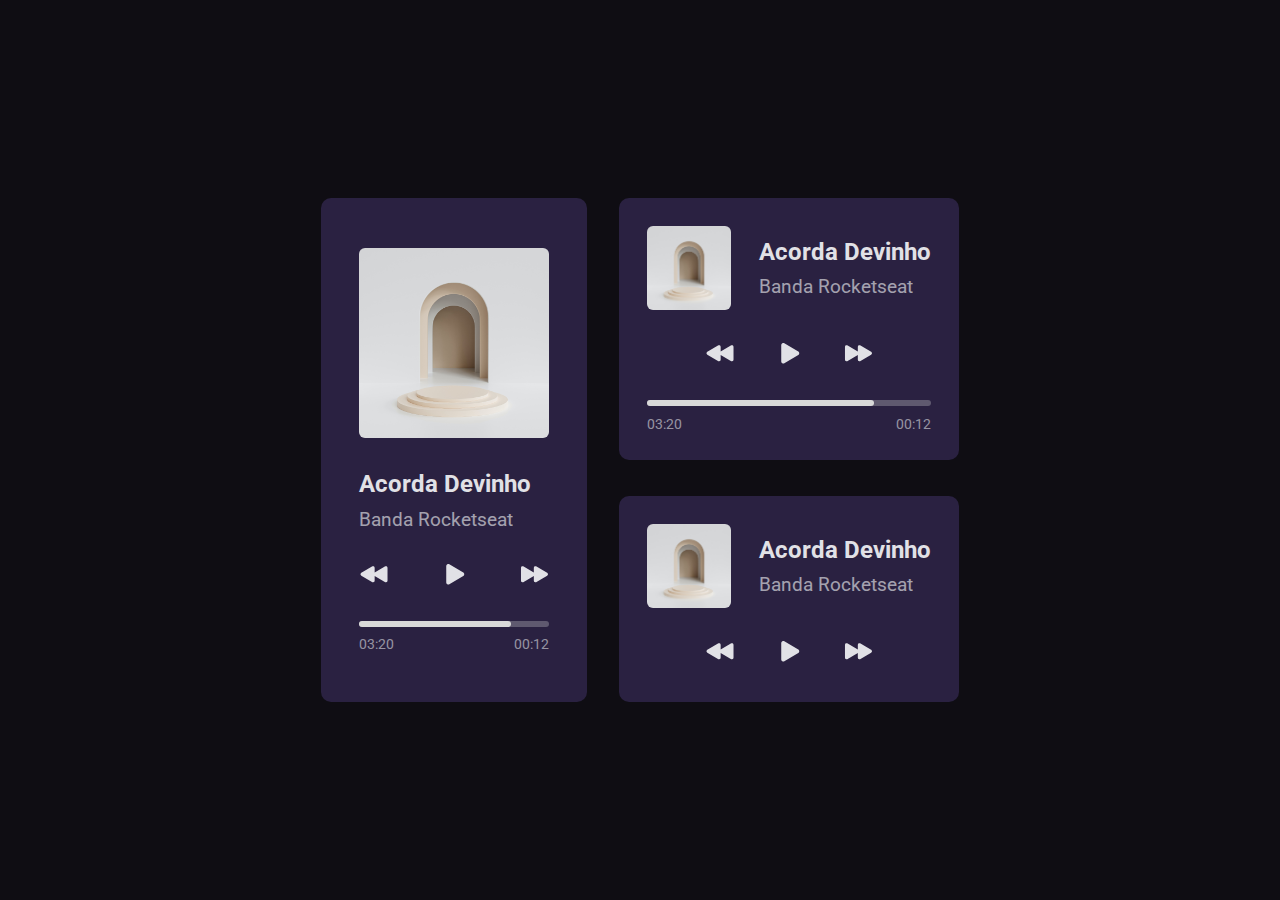
<file: challenge#01/index.html>
<!DOCTYPE html>
<html lang="en">
  <head>
    <meta charset="UTF-8" />
    <meta http-equiv="X-UA-Compatible" content="IE=edge" />
    <meta name="viewport" content="width=device-width, initial-scale=1.0" />

    <link rel="preconnect" href="https://fonts.googleapis.com" />
    <link rel="preconnect" href="https://fonts.gstatic.com" crossorigin />
    <link
      href="https://fonts.googleapis.com/css2?family=Roboto:wght@400;700&display=swap"
      rel="stylesheet"
    />

    <link rel="stylesheet" href="style.css" />
    <title>Bora Codar - Player de Música - 01</title>
  </head>
  <body>
    <div id="app">
      <div id="player-1" class="player">
        <div class="wrapper">
          <img
            src="./assets/track.jpg"
            alt="Capa do CD Rocketseat - Single - Acorda Devinho"
          />

          <div class="info">
            <h1>Acorda Devinho</h1>
            <p>Banda Rocketseat</p>
          </div>

          <div class="controls">
            <div class="prev">
              <svg
                width="30"
                height="30"
                viewBox="0 0 30 30"
                fill="none"
                xmlns="http://www.w3.org/2000/svg"
              >
                <path
                  d="M2.33917 13.7397L12.9664 7.38149C13.2293 7.22152 13.5303 7.13509 13.8381 7.13123C14.1458 7.12737 14.4489 7.20622 14.7157 7.35955C15.0053 7.52815 15.245 7.77036 15.4107 8.0616C15.5763 8.35284 15.6619 8.68272 15.6588 9.01775V13.4657L25.8274 7.3798C26.0903 7.21983 26.3914 7.13341 26.6991 7.12955C27.0068 7.12568 27.3099 7.20454 27.5768 7.35786C27.8663 7.52646 28.1061 7.76867 28.2717 8.05991C28.4373 8.35115 28.5229 8.68103 28.5198 9.01606V21.4512C28.5231 21.7863 28.4376 22.1163 28.2719 22.4077C28.1063 22.699 27.8664 22.9413 27.5768 23.1099C27.3099 23.2632 27.0068 23.3421 26.6991 23.3382C26.3914 23.3344 26.0903 23.2479 25.8274 23.088L15.6588 16.9993V21.4489C15.6625 21.7844 15.5771 22.1149 15.4114 22.4067C15.2458 22.6985 15.0057 22.9411 14.7157 23.1099C14.4489 23.2632 14.1458 23.3421 13.8381 23.3382C13.5303 23.3344 13.2293 23.2479 12.9664 23.088L2.33917 16.7298C2.08653 16.5715 1.87825 16.3516 1.73386 16.0908C1.58948 15.83 1.51373 15.5368 1.51373 15.2387C1.51373 14.9406 1.58948 14.6473 1.73386 14.3865C1.87825 14.1257 2.08653 13.9058 2.33917 13.7476V13.7397Z"
                  fill="#E1E1E6"
                />
              </svg>
            </div>

            <div class="play">
              <svg
                width="30"
                height="30"
                viewBox="0 0 30 30"
                fill="none"
                xmlns="http://www.w3.org/2000/svg"
              >
                <path
                  d="M8.32137 25.586C7.9759 25.5853 7.63655 25.4948 7.33669 25.3232C6.66148 24.9406 6.24173 24.1978 6.24173 23.3915V7.07398C6.24173 6.26542 6.66148 5.52494 7.33669 5.14232C7.64369 4.96589 7.99244 4.87516 8.3465 4.87961C8.70056 4.88407 9.04692 4.98354 9.34938 5.16764L23.2952 13.5155C23.5859 13.6977 23.8255 13.9508 23.9916 14.251C24.1577 14.5511 24.2448 14.8886 24.2448 15.2316C24.2448 15.5747 24.1577 15.9121 23.9916 16.2123C23.8255 16.5125 23.5859 16.7655 23.2952 16.9478L9.34713 25.2979C9.0376 25.485 8.68307 25.5846 8.32137 25.586Z"
                  fill="#E1E1E6"
                />
              </svg>
            </div>

            <div class="next">
              <svg
                width="29"
                height="30"
                viewBox="0 0 29 30"
                fill="none"
                xmlns="http://www.w3.org/2000/svg"
              >
                <g clip-path="url(#clip0_42_51)">
                  <path
                    d="M27.1426 13.7397L16.5154 7.38149C16.2525 7.22152 15.9514 7.13509 15.6437 7.13123C15.336 7.12737 15.0329 7.20622 14.766 7.35955C14.4765 7.52815 14.2368 7.77036 14.0711 8.0616C13.9055 8.35284 13.8199 8.68272 13.823 9.01775V13.4657L3.65435 7.3798C3.39144 7.21983 3.0904 7.13341 2.78268 7.12955C2.47495 7.12568 2.17183 7.20454 1.905 7.35786C1.61547 7.52646 1.37571 7.76867 1.21008 8.05991C1.04445 8.35115 0.958845 8.68103 0.961955 9.01606V21.4512C0.958745 21.7863 1.0443 22.1163 1.20994 22.4076C1.37558 22.699 1.61538 22.9413 1.905 23.1099C2.17183 23.2632 2.47495 23.3421 2.78268 23.3382C3.0904 23.3344 3.39144 23.2479 3.65435 23.088L13.823 16.9993V21.4489C13.8194 21.7844 13.9048 22.1149 14.0704 22.4066C14.2361 22.6984 14.4761 22.9411 14.766 23.1099C15.0329 23.2632 15.336 23.3421 15.6437 23.3382C15.9514 23.3344 16.2525 23.2479 16.5154 23.088L27.1426 16.7298C27.3953 16.5715 27.6035 16.3516 27.7479 16.0908C27.8923 15.83 27.968 15.5368 27.968 15.2387C27.968 14.9406 27.8923 14.6473 27.7479 14.3865C27.6035 14.1257 27.3953 13.9058 27.1426 13.7476V13.7397Z"
                    fill="#E1E1E6"
                  />
                </g>
                <defs>
                  <clipPath id="clip0_42_51">
                    <rect
                      width="28.8089"
                      height="28.8089"
                      fill="white"
                      transform="translate(0.0612183 0.828369)"
                    />
                  </clipPath>
                </defs>
              </svg>
            </div>
          </div>

          <div class="track-time">
            <div class="track"></div>
            <div class="time">
              <div class="total-time">03:20</div>
              <div class="lasting-time">00:12</div>
            </div>
          </div>
        </div>
      </div>

      <div id="player-2" class="player horizontal">
        <div class="wrapper">
          <div class="info-wrapper">
            <img
            src="./assets/track.jpg"
            alt="Capa do CD Rocketseat - Single - Acorda Devinho"
          />

          <div class="info">
            <h1>Acorda Devinho</h1>
            <p>Banda Rocketseat</p>
          </div>
          </div>

          <div class="controls">
            <div class="prev">
              <svg
                width="30"
                height="30"
                viewBox="0 0 30 30"
                fill="none"
                xmlns="http://www.w3.org/2000/svg"
              >
                <path
                  d="M2.33917 13.7397L12.9664 7.38149C13.2293 7.22152 13.5303 7.13509 13.8381 7.13123C14.1458 7.12737 14.4489 7.20622 14.7157 7.35955C15.0053 7.52815 15.245 7.77036 15.4107 8.0616C15.5763 8.35284 15.6619 8.68272 15.6588 9.01775V13.4657L25.8274 7.3798C26.0903 7.21983 26.3914 7.13341 26.6991 7.12955C27.0068 7.12568 27.3099 7.20454 27.5768 7.35786C27.8663 7.52646 28.1061 7.76867 28.2717 8.05991C28.4373 8.35115 28.5229 8.68103 28.5198 9.01606V21.4512C28.5231 21.7863 28.4376 22.1163 28.2719 22.4077C28.1063 22.699 27.8664 22.9413 27.5768 23.1099C27.3099 23.2632 27.0068 23.3421 26.6991 23.3382C26.3914 23.3344 26.0903 23.2479 25.8274 23.088L15.6588 16.9993V21.4489C15.6625 21.7844 15.5771 22.1149 15.4114 22.4067C15.2458 22.6985 15.0057 22.9411 14.7157 23.1099C14.4489 23.2632 14.1458 23.3421 13.8381 23.3382C13.5303 23.3344 13.2293 23.2479 12.9664 23.088L2.33917 16.7298C2.08653 16.5715 1.87825 16.3516 1.73386 16.0908C1.58948 15.83 1.51373 15.5368 1.51373 15.2387C1.51373 14.9406 1.58948 14.6473 1.73386 14.3865C1.87825 14.1257 2.08653 13.9058 2.33917 13.7476V13.7397Z"
                  fill="#E1E1E6"
                />
              </svg>
            </div>

            <div class="play">
              <svg
                width="30"
                height="30"
                viewBox="0 0 30 30"
                fill="none"
                xmlns="http://www.w3.org/2000/svg"
              >
                <path
                  d="M8.32137 25.586C7.9759 25.5853 7.63655 25.4948 7.33669 25.3232C6.66148 24.9406 6.24173 24.1978 6.24173 23.3915V7.07398C6.24173 6.26542 6.66148 5.52494 7.33669 5.14232C7.64369 4.96589 7.99244 4.87516 8.3465 4.87961C8.70056 4.88407 9.04692 4.98354 9.34938 5.16764L23.2952 13.5155C23.5859 13.6977 23.8255 13.9508 23.9916 14.251C24.1577 14.5511 24.2448 14.8886 24.2448 15.2316C24.2448 15.5747 24.1577 15.9121 23.9916 16.2123C23.8255 16.5125 23.5859 16.7655 23.2952 16.9478L9.34713 25.2979C9.0376 25.485 8.68307 25.5846 8.32137 25.586Z"
                  fill="#E1E1E6"
                />
              </svg>
            </div>

            <div class="next">
              <svg
                width="29"
                height="30"
                viewBox="0 0 29 30"
                fill="none"
                xmlns="http://www.w3.org/2000/svg"
              >
                <g clip-path="url(#clip0_42_51)">
                  <path
                    d="M27.1426 13.7397L16.5154 7.38149C16.2525 7.22152 15.9514 7.13509 15.6437 7.13123C15.336 7.12737 15.0329 7.20622 14.766 7.35955C14.4765 7.52815 14.2368 7.77036 14.0711 8.0616C13.9055 8.35284 13.8199 8.68272 13.823 9.01775V13.4657L3.65435 7.3798C3.39144 7.21983 3.0904 7.13341 2.78268 7.12955C2.47495 7.12568 2.17183 7.20454 1.905 7.35786C1.61547 7.52646 1.37571 7.76867 1.21008 8.05991C1.04445 8.35115 0.958845 8.68103 0.961955 9.01606V21.4512C0.958745 21.7863 1.0443 22.1163 1.20994 22.4076C1.37558 22.699 1.61538 22.9413 1.905 23.1099C2.17183 23.2632 2.47495 23.3421 2.78268 23.3382C3.0904 23.3344 3.39144 23.2479 3.65435 23.088L13.823 16.9993V21.4489C13.8194 21.7844 13.9048 22.1149 14.0704 22.4066C14.2361 22.6984 14.4761 22.9411 14.766 23.1099C15.0329 23.2632 15.336 23.3421 15.6437 23.3382C15.9514 23.3344 16.2525 23.2479 16.5154 23.088L27.1426 16.7298C27.3953 16.5715 27.6035 16.3516 27.7479 16.0908C27.8923 15.83 27.968 15.5368 27.968 15.2387C27.968 14.9406 27.8923 14.6473 27.7479 14.3865C27.6035 14.1257 27.3953 13.9058 27.1426 13.7476V13.7397Z"
                    fill="#E1E1E6"
                  />
                </g>
                <defs>
                  <clipPath id="clip0_42_51">
                    <rect
                      width="28.8089"
                      height="28.8089"
                      fill="white"
                      transform="translate(0.0612183 0.828369)"
                    />
                  </clipPath>
                </defs>
              </svg>
            </div>
          </div>

          <div class="track-time">
            <div class="track"></div>
            <div class="time">
              <div class="total-time">03:20</div>
              <div class="lasting-time">00:12</div>
            </div>
          </div>
        </div>
      </div>


      <div id="player-3" class="player horizontal">
        <div class="wrapper">

          <div class="info-wrapper">
            <img
            src="./assets/track.jpg"
            alt="Capa do CD Rocketseat - Single - Acorda Devinho"
          />

          <div class="info">
            <h1>Acorda Devinho</h1>
            <p>Banda Rocketseat</p>
          </div>
          </div>

          <div class="controls">
            <div class="prev">
              <svg
                width="30"
                height="30"
                viewBox="0 0 30 30"
                fill="none"
                xmlns="http://www.w3.org/2000/svg"
              >
                <path
                  d="M2.33917 13.7397L12.9664 7.38149C13.2293 7.22152 13.5303 7.13509 13.8381 7.13123C14.1458 7.12737 14.4489 7.20622 14.7157 7.35955C15.0053 7.52815 15.245 7.77036 15.4107 8.0616C15.5763 8.35284 15.6619 8.68272 15.6588 9.01775V13.4657L25.8274 7.3798C26.0903 7.21983 26.3914 7.13341 26.6991 7.12955C27.0068 7.12568 27.3099 7.20454 27.5768 7.35786C27.8663 7.52646 28.1061 7.76867 28.2717 8.05991C28.4373 8.35115 28.5229 8.68103 28.5198 9.01606V21.4512C28.5231 21.7863 28.4376 22.1163 28.2719 22.4077C28.1063 22.699 27.8664 22.9413 27.5768 23.1099C27.3099 23.2632 27.0068 23.3421 26.6991 23.3382C26.3914 23.3344 26.0903 23.2479 25.8274 23.088L15.6588 16.9993V21.4489C15.6625 21.7844 15.5771 22.1149 15.4114 22.4067C15.2458 22.6985 15.0057 22.9411 14.7157 23.1099C14.4489 23.2632 14.1458 23.3421 13.8381 23.3382C13.5303 23.3344 13.2293 23.2479 12.9664 23.088L2.33917 16.7298C2.08653 16.5715 1.87825 16.3516 1.73386 16.0908C1.58948 15.83 1.51373 15.5368 1.51373 15.2387C1.51373 14.9406 1.58948 14.6473 1.73386 14.3865C1.87825 14.1257 2.08653 13.9058 2.33917 13.7476V13.7397Z"
                  fill="#E1E1E6"
                />
              </svg>
            </div>

            <div class="play">
              <svg
                width="30"
                height="30"
                viewBox="0 0 30 30"
                fill="none"
                xmlns="http://www.w3.org/2000/svg"
              >
                <path
                  d="M8.32137 25.586C7.9759 25.5853 7.63655 25.4948 7.33669 25.3232C6.66148 24.9406 6.24173 24.1978 6.24173 23.3915V7.07398C6.24173 6.26542 6.66148 5.52494 7.33669 5.14232C7.64369 4.96589 7.99244 4.87516 8.3465 4.87961C8.70056 4.88407 9.04692 4.98354 9.34938 5.16764L23.2952 13.5155C23.5859 13.6977 23.8255 13.9508 23.9916 14.251C24.1577 14.5511 24.2448 14.8886 24.2448 15.2316C24.2448 15.5747 24.1577 15.9121 23.9916 16.2123C23.8255 16.5125 23.5859 16.7655 23.2952 16.9478L9.34713 25.2979C9.0376 25.485 8.68307 25.5846 8.32137 25.586Z"
                  fill="#E1E1E6"
                />
              </svg>
            </div>

            <div class="next">
              <svg
                width="29"
                height="30"
                viewBox="0 0 29 30"
                fill="none"
                xmlns="http://www.w3.org/2000/svg"
              >
                <g clip-path="url(#clip0_42_51)">
                  <path
                    d="M27.1426 13.7397L16.5154 7.38149C16.2525 7.22152 15.9514 7.13509 15.6437 7.13123C15.336 7.12737 15.0329 7.20622 14.766 7.35955C14.4765 7.52815 14.2368 7.77036 14.0711 8.0616C13.9055 8.35284 13.8199 8.68272 13.823 9.01775V13.4657L3.65435 7.3798C3.39144 7.21983 3.0904 7.13341 2.78268 7.12955C2.47495 7.12568 2.17183 7.20454 1.905 7.35786C1.61547 7.52646 1.37571 7.76867 1.21008 8.05991C1.04445 8.35115 0.958845 8.68103 0.961955 9.01606V21.4512C0.958745 21.7863 1.0443 22.1163 1.20994 22.4076C1.37558 22.699 1.61538 22.9413 1.905 23.1099C2.17183 23.2632 2.47495 23.3421 2.78268 23.3382C3.0904 23.3344 3.39144 23.2479 3.65435 23.088L13.823 16.9993V21.4489C13.8194 21.7844 13.9048 22.1149 14.0704 22.4066C14.2361 22.6984 14.4761 22.9411 14.766 23.1099C15.0329 23.2632 15.336 23.3421 15.6437 23.3382C15.9514 23.3344 16.2525 23.2479 16.5154 23.088L27.1426 16.7298C27.3953 16.5715 27.6035 16.3516 27.7479 16.0908C27.8923 15.83 27.968 15.5368 27.968 15.2387C27.968 14.9406 27.8923 14.6473 27.7479 14.3865C27.6035 14.1257 27.3953 13.9058 27.1426 13.7476V13.7397Z"
                    fill="#E1E1E6"
                  />
                </g>
                <defs>
                  <clipPath id="clip0_42_51">
                    <rect
                      width="28.8089"
                      height="28.8089"
                      fill="white"
                      transform="translate(0.0612183 0.828369)"
                    />
                  </clipPath>
                </defs>
              </svg>
            </div>
          </div>
        </div>
      </div>
    </div>
  </body>
</html>
</file>
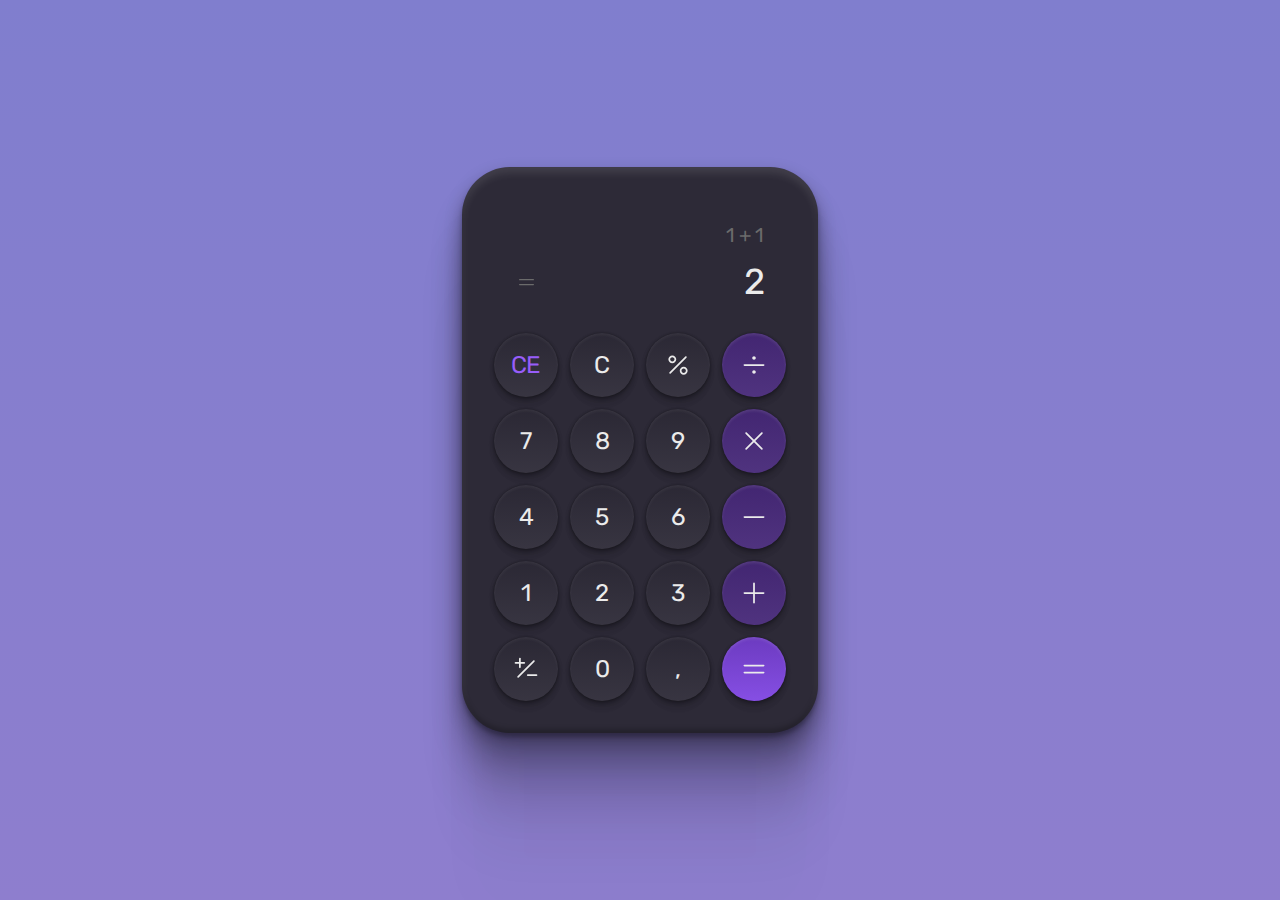
<file: challenge#05/index.html>
<!DOCTYPE html>
<html lang="pt">
  <head>
    <link rel="preconnect" href="https://fonts.googleapis.com" />
    <link rel="preconnect" href="https://fonts.gstatic.com" crossorigin />
    <link
      href="https://fonts.googleapis.com/css2?family=Rubik&display=swap"
      rel="stylesheet"
    />

    <meta charset="UTF-8" />
    <meta http-equiv="X-UA-Compatible" content="IE=edge" />
    <meta name="viewport" content="width=device-width, initial-scale=1.0" />
    <title>Calculadora</title>

    <link rel="stylesheet" href="./style.css" />
  </head>
  <body>
    <div id="calculator">
      <div id="display">
        <div id="last-calc">1 + 1</div>
        <div id="result">
          <img src="./assets/equals.svg" alt="sinal de igual" />
          <span>2</span>
        </div>
      </div>

      <div id="keyboard">
        <button class="secondary">CE</button>
        <button>C</button>
        <button>
          <img src="./assets/modulo.svg" alt="símbolo de resto ou módulo">
        </button>
        <button class="tertiary">
          <img src="./assets/divide.svg" alt="símbolo de dividir">
        </button>
        <button>7</button>
        <button>8</button>
        <button>9</button>
        <button class="tertiary">
          <img src="./assets/multiply.svg" alt="símbolo de multiplicar">
        </button>
        <button>4</button>
        <button>5</button>
        <button>6</button>
        <button class="tertiary">
          <img src="./assets/minus.svg" alt="símbolo de subtrair">
        </button>
        <button>1</button>
        <button>2</button>
        <button>3</button>
        <button class="tertiary">
          <img src="./assets/sum.svg" alt="símbolo de somar">
        </button>
        <button>
          <img src="./assets/plus-minus.svg" alt="símbolo de mais ou menos">
        </button>
        <button>0</button>
        <button>,</button>
        <button class="quartiary">
          <img src="./assets/result.svg" alt="símbolo de igual">
        </button>

      </div>
    </div>
  </body>
</html>
</file>
<file: challenge#01/style.css>
* {
  margin: 0;
  padding: 0;
  box-sizing: border-box;
  -webkit-font-smoothing: antialised;
  -moz-osx-font-smoothing: grayscale;
}

body {
  background-color: #0F0D13;
}

body * {
  font-family: 'Roboto', sans-serif;
}

#app {
  display: grid;
  grid-template-columns: max-content max-content;
  grid-template-areas: 
  'A B'
  'A C';
  gap: 32px;

  place-content: center;
  height: 100vh;
}

#player-1 {
  grid-area: A;
  padding: 50px 38px;
}

#player-1 .wrapper {
  width: 190px;
}

#player-1 img {
  width: 190px;
  height: 190px;
  object-fit: cover;
  border-radius: 6px;
}

#player-1 .info {
  margin-top: 28px;
}

/* player-2 */
#player-2 {
  grid-area: B;
  height: fit-content;
}

/* player-3 */
#player-3 {
  grid-area: C;
}

.player {
  background-color: #2A2141;
  padding: 28px;
  border-radius: 10px;
}

.player img {
  width: 84px;
  height: 84px;
  object-fit: cover;
  border-radius: 6px;
}

.info-wrapper {
  display: flex;
  align-items: center;
  gap: 28px;
}

.info {
  color: #E1E1E6;
  gap: 9.6px;
}

.info h1 {
  font-size: 24px;
  margin-bottom: 9.6px;
}

.info p {
  opacity: 0.67;
  font-size: 19px;
}

.controls {
  display: flex;
  justify-content: space-between;
  margin-top: 28px;
}

.horizontal .controls {
  padding-inline: 58px;
}

.track {
  position: relative;
  margin-top: 28px;
}

.track::before {
  content: "";
  height: 6px;
  width: 100%;
  display: block;
  background: #D9D9D9;
  opacity: 0.3;
  border-radius: 10px;

  position: absolute;
}

.track::after {
  content: "";
  height: 6px;
  width: 80%;
  display: block;
  background: #D9D9D9;
  border-radius: 10px;
}

.time {
  color: #C4C4CC;
  font-size: 14px;
  opacity: 0.7;
  display: flex;
  justify-content: space-between;
  margin-top: 9.6px; 
}

@media (max-width: 670px) {
  #app {
    display: flex;
    flex-direction: column;
    max-width: 270px;
    height: auto;
    margin: auto;
    padding-block: 60px;
  }

  .horizontal .controls {
    padding-inline: 30px;
  }
}
</file>
<file: challenge#05/style.css>
* {
  margin: 0;
  padding: 0;
  box-sizing: border-box;
  -webkit-font-smoothing: antialiased;
  -moz-osx-font-smoothing: grayscale;
}

body {
  height: 100vh;
  width: 100vw;
  background: linear-gradient(180deg, #807ece 0%, #8e7ece 100%);

  display: grid;
  place-content: center;
}

body * {
  font-family: "Rubik", sans-serif;
  letter-spacing: -0.02em;
}

#calculator {
  width: 356px;
  height: 566px;

  background: #2d2a37;
  box-shadow: 0px 4px 4px rgba(0, 0, 0, 0.25),
    0px 188px 52px rgba(0, 0, 0, 0.01), 0px 120px 48px rgba(0, 0, 0, 0.04),
    0px 68px 41px rgba(0, 0, 0, 0.15), 0px 30px 30px rgba(0, 0, 0, 0.26),
    0px 8px 17px rgba(0, 0, 0, 0.29), inset 0px 6px 8px rgba(255, 255, 255, 0.1),
    inset 0px -4px 5px rgba(0, 0, 0, 0.22);
  border-radius: 48px;
}

#display {
  margin-top: 54px;
  padding-inline: 54px;
}

#last-calc {
  text-align: right;
  color: #6b6b6b;
  font-size: 20px;
  line-height: 140%;
}

#result {
  margin-top: 8px;
  display: flex;
  justify-content: space-between;
}

#result span {
  font-size: 36px;
  line-height: 140%;
  color: #ebebeb;
}

#keyboard {
  margin-top: 26px;
  margin-inline: 32px;
  padding-bottom: 32px;

  display: grid;
  grid-template-columns: repeat(4, 1fr);
  gap: 12px;
}

button {
  border: 0;
  width: 64px;
  height: 64px;

  background: linear-gradient(
      180deg,
      rgba(0, 0, 0, 0.05) 0%,
      rgba(255, 255, 255, 0.05) 100%
    ),
    #2d2a37;
  box-shadow: 0px 11px 7px rgba(0, 0, 0, 0.01), 0px 7px 7px rgba(0, 0, 0, 0.04),
    0px 4px 6px rgba(0, 0, 0, 0.1), 0px 2px 4px rgba(0, 0, 0, 0.26),
    0px 0px 2px rgba(0, 0, 0, 0.29), inset 0px 2px 3px rgba(255, 255, 255, 0.06);
  border-radius: 999px;
  font-size: 24px;
  line-height: 28px;
  color: #ebebeb;

  display: flex;
  align-items: center;
  justify-content: center;
}

.secondary {
  color: #975dfa;
}

.tertiary {
  background: linear-gradient(
      180deg,
      rgba(0, 0, 0, 0.05) 0.01%,
      rgba(255, 255, 255, 0.05) 100%
    ),
    #462878;
  box-shadow: 0px 11px 7px rgba(0, 0, 0, 0.01), 0px 7px 7px rgba(0, 0, 0, 0.04),
    0px 4px 6px rgba(0, 0, 0, 0.1), 0px 2px 4px rgba(0, 0, 0, 0.26),
    0px 0px 2px rgba(0, 0, 0, 0.29), inset 0px 2px 3px rgba(255, 255, 255, 0.1);
}

.quartiary {
  background: linear-gradient(
      180deg,
      rgba(0, 0, 0, 0.15) 0%,
      rgba(255, 255, 255, 0.05) 100%
    ),
    #7f45e2;
  box-shadow: 0px 11px 7px rgba(0, 0, 0, 0.01), 0px 7px 7px rgba(0, 0, 0, 0.04),
    0px 4px 6px rgba(0, 0, 0, 0.1), 0px 2px 4px rgba(0, 0, 0, 0.26),
    0px 0px 2px rgba(0, 0, 0, 0.29), inset 0px 2px 3px rgba(255, 255, 255, 0.1);
}
</file>
